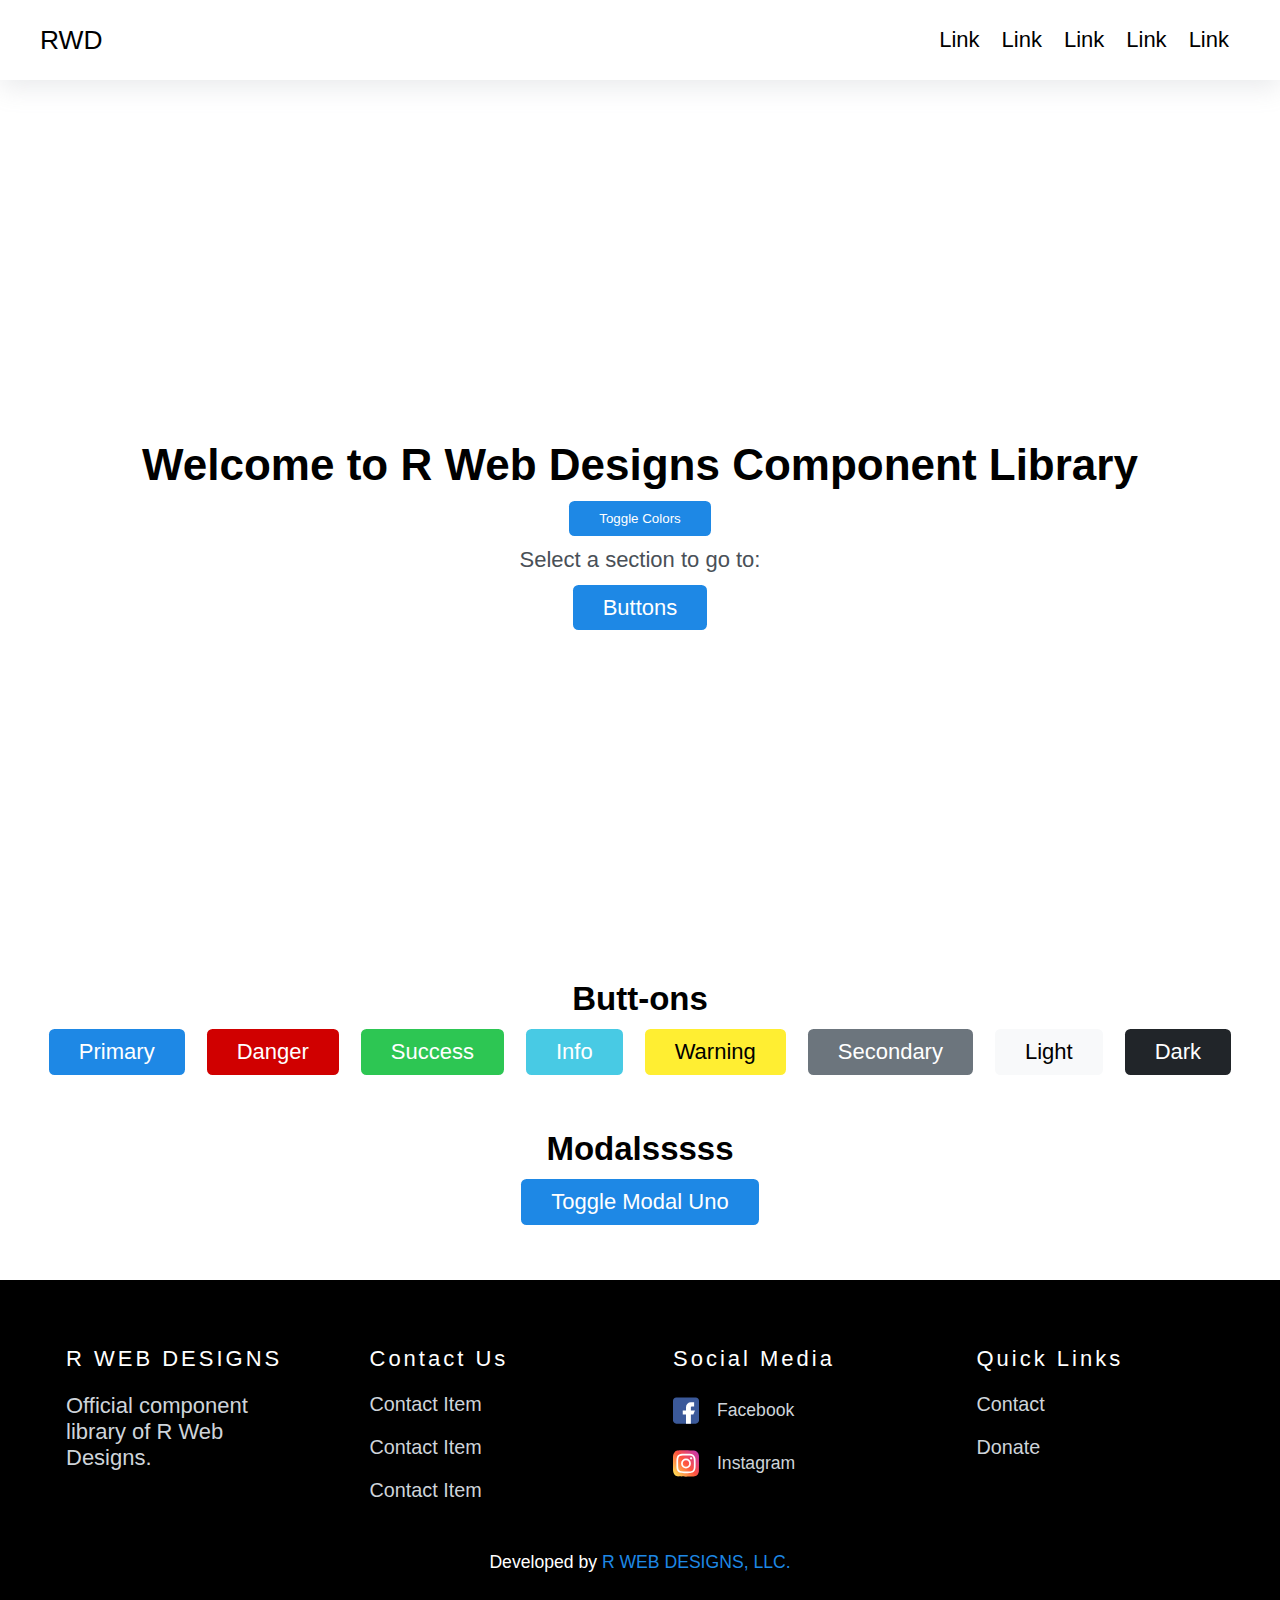
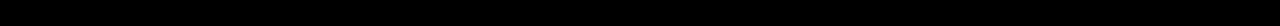
<file: index.html>
<!DOCTYPE html>
<html lang="en">

<head>
    <!-- Standard -->
    <meta charset="UTF-8">
    <meta name="viewport" content="width=device-width, initial-scale=1.0">
    <meta name="description" content="">
    <meta name="keywords" content="">
    <!-- Social Media -->
    <meta property="og:title" content="">
    <meta property="og:site_name" content="">
    <meta property="og:description" content="">
    <meta property="og:image" content="">
    <meta property="og:url" content="">
    <meta property='og:type' content="website">
    <link rel='canonical' href="">
    <!-- Favicon -->
    <link rel="icon" type='image/png' href="/assets/RLOGO1-01.svg">
    <!-- Styles -->
    <link href='scss/main.css' rel='stylesheet'>
    <!-- Fontshare Font -->
    <link href="https://api.fontshare.com/css?f[]=satoshi@400,500,700&display=swap" rel="stylesheet">
    <!-- Title -->
    <title>Starter Template</title>
</head>

<body>
    <!-- Navigation 1 Start -->
    <header>
        <nav>
            <div class='logo-wrapper'>
                <p>RWD</p>
            </div>
            <div class='navlinks-overlay'></div>
            <ul class="nav-links">
                <li class="nav-link"><a href="index.html">Link</a></li>
                <li class="nav-link"><a href="#">Link</a></li>
                <li class="nav-link"><a href="#">Link</a></li>
                <li class="nav-link"><a href="#">Link</a></li>
                <li class="nav-link"><a href="contact.html">Link</a></li>
            </ul>

            <button class="hamburger hamburger--squeeze" type="button" aria-label="Navigation Toggle"
                aria-controls="navigation">
                <span class="hamburger-box">
                    <span class="hamburger-inner"></span>
                </span>
            </button>
        </nav>
    </header>
    <!-- Navigation End -->
    <!-- Main Start -->
    <main>
        <!-- Modal Uno start -->
        <div class='modal-uno-base'>
            <div class='modal-overlay'></div>
            <div class='modal'>
                <div class='modal-header'>
                    <h2>Modal Title</h2>
                    <button id='close-modal-uno' class='btn btn-dark'>X</button>
                </div>
                <div class="modal-content">Ricky's an awesome guy, right?</div>
                <div class="modal-footer">
                    <button href='' class='btn btn-danger'>Close</button>
                    <button href='' class='btn btn-success'>Duh!</button>
                </div>
            </div>
        </div>
        <!-- Modal Uno end-->
        <!-- Landing Section Start -->
        <section id='landing'>
            <div>
                <h1>Welcome to R Web Designs Component Library</h1>
                <button class='btn theme-toggle'>Toggle Colors</button>
                <p>Select a section to go to:</p>
                <ul>
                    <li><a href='#buttons-section' class='btn btn-primary'>Buttons</a></li>
                </ul>
            </div>
        </section>
        <!-- Landing Section End -->
        <!-- Buttons Start -->
        <section id='section'>
            <h2>Butt-ons</h2>
            <div>
                <a class='btn btn-primary'>Primary</a>
                <a class='btn btn-danger'>Danger</a>
                <a class='btn btn-success'>Success</a>
                <a class='btn btn-info'>Info</a>
                <a class='btn btn-warning'>Warning</a>
                <a class='btn btn-secondary'>Secondary</a>
                <a class='btn btn-light'>Light</a>
                <a class='btn btn-dark'>Dark</a>
            </div>
        </section>
        <!-- Buttons End -->
        <!-- Modals -->
        <section id='section'>
            <h2>Modalsssss</h2>
            <div>
                <a class='btn btn-primary' id='modal-trigger-uno'>Toggle Modal Uno</a>
            </div>

        </section>
        <!-- Modals -->
        <!-- -->
        <section id=''>

        </section>
    </main>
    <!-- Main End -->
    <!-- FOOTER START -->
    <div class="footer">
        <div class='footer-container'>
            <div class='col'>
                <h2>R WEB DESIGNS</h2>
                <p>Official component library of R Web Designs.</p>
            </div>
            <div class='col contact'>
                <h2>Contact Us</h2>
                <ul>
                    <li>Contact Item</li>
                    <li>Contact Item</li>
                    <li>Contact Item</li>
                </ul>
            </div>
            <div class='col'>
                <h2>Social Media</h2>
                <div class='social-media'>
                    <a class='flex' href='/'><img src='assets/facebook.svg' class='standard-icon'
                            alt='icon'>Facebook</a>
                    <a class='flex' href='/'><img src='assets/instagram.svg' class='standard-icon'
                            alt='icon'>Instagram</a>
                </div>
            </div>
            <div class='col contact'>
                <h2>Quick Links</h2>
                <ul>
                    <li><a href='/'>Contact</a></li>
                    <li><a href='/'>Donate</a></li>
                </ul>
            </div>
        </div>
        <div class='site-credit'>
            <p>Developed by <span class='credit'><a href='https://rivaswebsites.com'>R WEB DESIGNS, LLC.</a></span></p>
        </div>
    </div>
    <!-- END OF FOOTER -->
    <!-- Scripts -->
    <script src='scripts/main.js'></script>
</body>

</html>
</file>
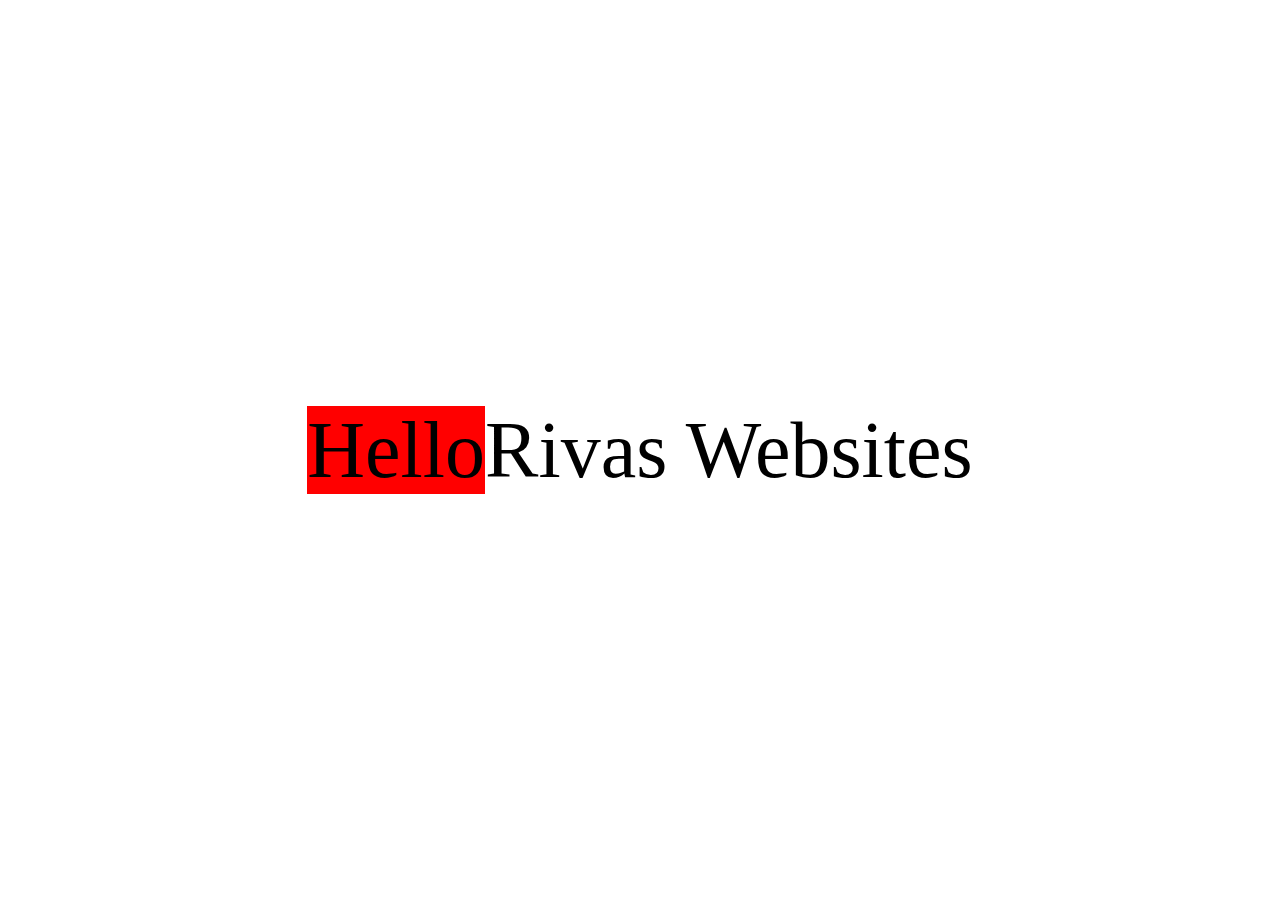
<file: Before:After Psuedo/index.html>
<!DOCTYPE html>
<html lang="en">
  <head>
    <meta charset="UTF-8" />
    <meta name="viewport" content="width=device-width, initial-scale=1.0" />
    <link href="main.css" rel="stylesheet" />
    <title>Before/After Pseudo Elements</title>
  </head>
  <body>
    <p>Rivas Websites</p>
  </body>
</html>
</file>
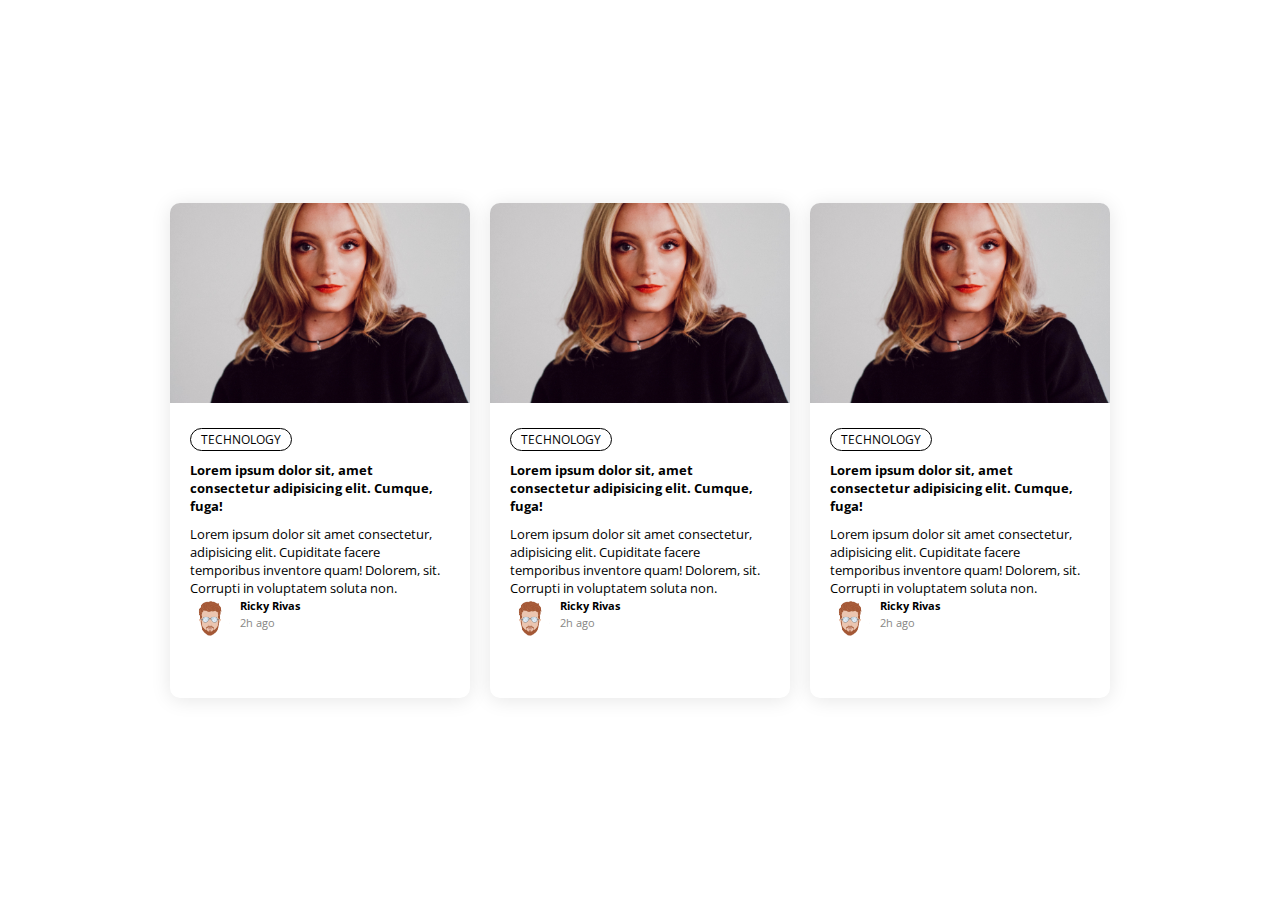
<file: Blog Card Concept #1/index.html>
<!DOCTYPE html>
<html lang="en">
  <head>
    <meta charset="UTF-8" />
    <meta http-equiv="X-UA-Compatible" content="IE=edge" />
    <link href="main.css" rel="stylesheet" />
    <meta name="viewport" content="width=device-width, initial-scale=1.0" />
    <link rel="preconnect" href="https://fonts.gstatic.com" />
    <link
      href="https://fonts.googleapis.com/css2?family=Open+Sans:wght@300&display=swap"
      rel="stylesheet"
    />
    <title>Document</title>
  </head>
  <body>
    <div class="container">
      <div class="card">
        <div class="card-header">
          <img alt="" src="images/anne-peres-plsF6obTgms-unsplash.jpg" />
        </div>
        <div class="card-body">
          <span class="tag tag-teal">Technology</span>
          <h4>
            Lorem ipsum dolor sit, amet consectetur adipisicing elit. Cumque,
            fuga!
          </h4>
          <p>
            Lorem ipsum dolor sit amet consectetur, adipisicing elit. Cupiditate
            facere temporibus inventore quam! Dolorem, sit. Corrupti in
            voluptatem soluta non.
          </p>
          <div class="user">
            <img src="images/14389 copy 2.jpg" />
            <div class="user-info">
              <h5>Ricky Rivas</h5>
              <small>2h ago</small>
            </div>
          </div>
        </div>
      </div>
      <div class="card">
        <div class="card-header">
          <img alt="" src="images/anne-peres-plsF6obTgms-unsplash.jpg" />
        </div>
        <div class="card-body">
          <span class="tag tag-teal">Technology</span>
          <h4>
            Lorem ipsum dolor sit, amet consectetur adipisicing elit. Cumque,
            fuga!
          </h4>
          <p>
            Lorem ipsum dolor sit amet consectetur, adipisicing elit. Cupiditate
            facere temporibus inventore quam! Dolorem, sit. Corrupti in
            voluptatem soluta non.
          </p>
          <div class="user">
            <img src="images/14389 copy 2.jpg" />
            <div class="user-info">
              <h5>Ricky Rivas</h5>
              <small>2h ago</small>
            </div>
          </div>
        </div>
      </div>
      <div class="card">
        <div class="card-header">
          <img alt="" src="images/anne-peres-plsF6obTgms-unsplash.jpg" />
        </div>
        <div class="card-body">
          <span class="tag tag-teal">Technology</span>
          <h4>
            Lorem ipsum dolor sit, amet consectetur adipisicing elit. Cumque,
            fuga!
          </h4>
          <p>
            Lorem ipsum dolor sit amet consectetur, adipisicing elit. Cupiditate
            facere temporibus inventore quam! Dolorem, sit. Corrupti in
            voluptatem soluta non.
          </p>
          <div class="user">
            <img src="images/14389 copy 2.jpg" />
            <div class="user-info">
              <h5>Ricky Rivas</h5>
              <small>2h ago</small>
            </div>
          </div>
        </div>
      </div>
    </div>
  </body>
</html>
</file>
<file: scss/main.css>
* {
  -webkit-box-sizing: border-box;
          box-sizing: border-box;
  margin: 0;
  padding: 0;
}

body {
  font-family: 'Satoshi', sans-serif;
}

html {
  font-size: 16px;
}

@media screen and (min-width: 320px) {
  html {
    font-size: calc(16px + 6 * ((100vw - 320px) / 680));
  }
}

@media screen and (min-width: 1000px) {
  html {
    font-size: 22px;
  }
}

.body-fixed {
  overflow: hidden;
}

@media (min-width: 0px) {
  body {
    overflow-x: hidden;
    position: relative;
  }
  .hamburger.hamburger--squeeze {
    display: block;
    -webkit-box-shadow: none;
            box-shadow: none;
    z-index: 100;
  }
  header {
    position: fixed;
    z-index: 5;
    width: 100vw;
    -webkit-box-shadow: rgba(149, 157, 165, 0.2) 0px 8px 24px;
            box-shadow: rgba(149, 157, 165, 0.2) 0px 8px 24px;
  }
  header .is-active {
    -webkit-box-shadow: rgba(0, 0, 0, 0.56) 0px 22px 70px 4px;
            box-shadow: rgba(0, 0, 0, 0.56) 0px 22px 70px 4px;
    z-index: 100;
  }
  header nav {
    display: -webkit-box;
    display: -ms-flexbox;
    display: flex;
    -webkit-box-pack: justify;
        -ms-flex-pack: justify;
            justify-content: space-between;
    -webkit-box-align: center;
        -ms-flex-align: center;
            align-items: center;
    background-color: transparent;
    -webkit-box-shadow: none;
            box-shadow: none;
    border: 0;
    padding: 0.5em;
    width: 100%;
    height: 8vh;
  }
  header nav p {
    color: black;
    font-size: 1.2em;
  }
  header nav .nav-links {
    margin: 0;
    position: fixed;
    z-index: 100;
    right: 0px;
    height: 100vh;
    width: 80%;
    top: 0;
    display: -webkit-box;
    display: -ms-flexbox;
    display: flex;
    -webkit-box-orient: vertical;
    -webkit-box-direction: normal;
        -ms-flex-direction: column;
            flex-direction: column;
    -webkit-box-pack: start;
        -ms-flex-pack: start;
            justify-content: flex-start;
    -webkit-box-align: center;
        -ms-flex-align: center;
            align-items: center;
    -webkit-transform: translateX(100%);
            transform: translateX(100%);
    -webkit-transition: -webkit-transform 0.3s ease-in;
    transition: -webkit-transform 0.3s ease-in;
    transition: transform 0.3s ease-in;
    transition: transform 0.3s ease-in, -webkit-transform 0.3s ease-in;
    background-color: white;
    list-style: none;
  }
  header nav .nav-links li {
    opacity: 1;
    padding: .5em 1em;
    text-align: center;
    width: 90%;
    font-weight: unset;
    display: -webkit-box;
    display: -ms-flexbox;
    display: flex;
    -webkit-box-pack: center;
        -ms-flex-pack: center;
            justify-content: center;
    -webkit-box-align: center;
        -ms-flex-align: center;
            align-items: center;
    font-size: 1.2em;
  }
  header nav .nav-links li a {
    color: black;
    text-decoration: none;
  }
  header nav .nav-links li:nth-child(1) {
    margin-top: 3em;
  }
  header nav .nav-links.is-active {
    -webkit-transform: translate(0%);
            transform: translate(0%);
  }
  @-webkit-keyframes navLinkFade {
    from {
      opacity: 0;
      -webkit-transform: translateX(50px);
              transform: translateX(50px);
    }
    to {
      opacity: 1;
      -webkit-transform: translateX(0px);
              transform: translateX(0px);
    }
  }
  @keyframes navLinkFade {
    from {
      opacity: 0;
      -webkit-transform: translateX(50px);
              transform: translateX(50px);
    }
    to {
      opacity: 1;
      -webkit-transform: translateX(0px);
              transform: translateX(0px);
    }
  }
}

@media (min-width: 768px) {
  body {
    overflow-x: hidden;
    position: relative;
  }
  .hamburger.hamburger--squeeze {
    display: block;
    -webkit-box-shadow: none;
            box-shadow: none;
    z-index: 100;
  }
  header {
    position: fixed;
    z-index: 5;
    width: 100vw;
    height: 80px;
    display: -webkit-box;
    display: -ms-flexbox;
    display: flex;
    -webkit-box-pack: center;
        -ms-flex-pack: center;
            justify-content: center;
    -webkit-box-align: center;
        -ms-flex-align: center;
            align-items: center;
  }
  header .is-active {
    -webkit-box-shadow: rgba(0, 0, 0, 0.56) 0px 22px 70px 4px;
            box-shadow: rgba(0, 0, 0, 0.56) 0px 22px 70px 4px;
    z-index: 100;
  }
  header nav {
    display: -webkit-box;
    display: -ms-flexbox;
    display: flex;
    -webkit-box-pack: justify;
        -ms-flex-pack: justify;
            justify-content: space-between;
    -webkit-box-align: center;
        -ms-flex-align: center;
            align-items: center;
    background-color: transparent;
    -webkit-box-shadow: none;
            box-shadow: none;
    border: 0;
    height: 8vh;
    padding: 0.5em;
    width: 100%;
  }
  header nav .nav-links {
    margin: 0;
    position: fixed;
    z-index: 100;
    right: 0px;
    height: 100vh;
    width: 80%;
    top: 0;
    display: -webkit-box;
    display: -ms-flexbox;
    display: flex;
    -webkit-box-orient: vertical;
    -webkit-box-direction: normal;
        -ms-flex-direction: column;
            flex-direction: column;
    -webkit-box-pack: start;
        -ms-flex-pack: start;
            justify-content: flex-start;
    -webkit-box-align: center;
        -ms-flex-align: center;
            align-items: center;
    -webkit-transform: translateX(100%);
            transform: translateX(100%);
    -webkit-transition: -webkit-transform 0.3s ease-in;
    transition: -webkit-transform 0.3s ease-in;
    transition: transform 0.3s ease-in;
    transition: transform 0.3s ease-in, -webkit-transform 0.3s ease-in;
    background-color: #000;
    list-style: none;
  }
  header nav .nav-links li {
    opacity: 1;
    padding: .5em 1em;
    text-align: right;
    width: 90%;
    font-weight: unset;
    display: -webkit-box;
    display: -ms-flexbox;
    display: flex;
    -webkit-box-pack: center;
        -ms-flex-pack: center;
            justify-content: center;
    -webkit-box-align: center;
        -ms-flex-align: center;
            align-items: center;
    font-size: 1.2em;
  }
  header nav .nav-links li a {
    color: black;
    text-decoration: none;
  }
  header nav .nav-links li:nth-child(1) {
    margin-top: 3em;
    border-bottom: 1px solid black;
  }
  header nav .nav-links.is-active {
    -webkit-transform: translate(0%);
            transform: translate(0%);
  }
}

@media (min-width: 1024px) {
  body {
    overflow-x: hidden;
    position: relative;
  }
  .hamburger.hamburger--squeeze {
    display: none;
    -webkit-box-shadow: none;
            box-shadow: none;
    z-index: 100;
  }
  header {
    z-index: 5;
    position: relative;
    z-index: 1000;
    display: -webkit-box;
    display: -ms-flexbox;
    display: flex;
    -webkit-box-pack: center;
        -ms-flex-pack: center;
            justify-content: center;
    -webkit-box-align: center;
        -ms-flex-align: center;
            align-items: center;
    height: 80px;
    width: 100vw;
  }
  header .is-active {
    -webkit-box-shadow: rgba(0, 0, 0, 0.56) 0px 22px 70px 4px;
            box-shadow: rgba(0, 0, 0, 0.56) 0px 22px 70px 4px;
    z-index: 100;
  }
  header nav {
    display: -webkit-box;
    display: -ms-flexbox;
    display: flex;
    -webkit-box-pack: justify;
        -ms-flex-pack: justify;
            justify-content: space-between;
    -webkit-box-align: center;
        -ms-flex-align: center;
            align-items: center;
    background-color: transparent;
    -webkit-box-shadow: none;
            box-shadow: none;
    border: 0;
    padding: 0 1em;
    width: 100%;
    z-index: 1000;
    height: 100%;
    max-width: 1200px;
    margin: auto;
  }
  header nav p {
    display: block;
    color: black;
    font-size: 1.2em;
  }
  header nav .nav-links {
    margin: 0;
    position: relative;
    z-index: 100;
    right: unset;
    height: auto;
    top: unset;
    display: -webkit-box;
    display: -ms-flexbox;
    display: flex;
    -webkit-box-orient: horizontal;
    -webkit-box-direction: normal;
        -ms-flex-direction: row;
            flex-direction: row;
    -webkit-box-pack: justify;
        -ms-flex-pack: justify;
            justify-content: space-between;
    -webkit-box-align: center;
        -ms-flex-align: center;
            align-items: center;
    -webkit-transform: unset;
            transform: unset;
    -webkit-transition: unset;
    transition: unset;
    background-color: transparent;
    list-style: none;
    width: auto;
  }
  header nav .nav-links li {
    opacity: 1;
    padding: .5em;
    text-align: right;
    width: 90%;
    font-weight: unset;
    display: -webkit-box;
    display: -ms-flexbox;
    display: flex;
    -webkit-box-pack: end;
        -ms-flex-pack: end;
            justify-content: flex-end;
    -webkit-box-align: end;
        -ms-flex-align: end;
            align-items: flex-end;
    font-size: 1em;
  }
  header nav .nav-links li a {
    color: black;
    text-decoration: none;
  }
  header nav .nav-links li a:hover {
    color: black;
    -webkit-transition: color .5s;
    transition: color .5s;
  }
  header nav .nav-links li:nth-child(1) {
    margin-top: 0em;
    border-bottom: none;
  }
  header nav .nav-links.is-active {
    -webkit-transform: translate(0%);
            transform: translate(0%);
  }
}

@media (min-width: 1200px) {
  body {
    overflow-x: hidden;
    position: relative;
  }
  .hamburger.hamburger--squeeze {
    display: none;
    -webkit-box-shadow: none;
            box-shadow: none;
    z-index: 100;
  }
  header {
    z-index: 5;
    position: relative;
    z-index: 1000;
    display: -webkit-box;
    display: -ms-flexbox;
    display: flex;
    -webkit-box-pack: center;
        -ms-flex-pack: center;
            justify-content: center;
    -webkit-box-align: center;
        -ms-flex-align: center;
            align-items: center;
    height: 80px;
    width: 100vw;
  }
  header .is-active {
    -webkit-box-shadow: rgba(0, 0, 0, 0.56) 0px 22px 70px 4px;
            box-shadow: rgba(0, 0, 0, 0.56) 0px 22px 70px 4px;
    z-index: 100;
  }
  header nav {
    display: -webkit-box;
    display: -ms-flexbox;
    display: flex;
    -webkit-box-pack: justify;
        -ms-flex-pack: justify;
            justify-content: space-between;
    -webkit-box-align: center;
        -ms-flex-align: center;
            align-items: center;
    background-color: transparent;
    -webkit-box-shadow: none;
            box-shadow: none;
    border: 0;
    padding: 0;
    width: 100%;
    z-index: 1000;
    height: 100%;
    max-width: 1200px;
    margin: auto;
  }
  header nav .nav-links {
    margin: 0;
    position: relative;
    z-index: 100;
    right: unset;
    height: auto;
    top: unset;
    display: -webkit-box;
    display: -ms-flexbox;
    display: flex;
    -webkit-box-orient: horizontal;
    -webkit-box-direction: normal;
        -ms-flex-direction: row;
            flex-direction: row;
    -webkit-box-pack: justify;
        -ms-flex-pack: justify;
            justify-content: space-between;
    -webkit-box-align: center;
        -ms-flex-align: center;
            align-items: center;
    -webkit-transform: unset;
            transform: unset;
    -webkit-transition: unset;
    transition: unset;
    background-color: transparent;
    list-style: none;
    width: auto;
  }
  header nav .nav-links li {
    opacity: 1;
    padding: .5em;
    text-align: right;
    width: 90%;
    font-weight: unset;
    display: -webkit-box;
    display: -ms-flexbox;
    display: flex;
    -webkit-box-pack: end;
        -ms-flex-pack: end;
            justify-content: flex-end;
    -webkit-box-align: end;
        -ms-flex-align: end;
            align-items: flex-end;
    font-size: 1em;
  }
  header nav .nav-links li a {
    color: black;
    text-decoration: none;
  }
  header nav .nav-links li:nth-child(1) {
    margin-top: 0em;
  }
  header nav .nav-links.is-active {
    -webkit-transform: translate(0%);
            transform: translate(0%);
  }
}

/* burger css */
.hamburger {
  display: inline-block;
  cursor: pointer;
  -webkit-transition-property: opacity, -webkit-filter;
  transition-property: opacity, -webkit-filter;
  transition-property: opacity, filter;
  transition-property: opacity, filter, -webkit-filter;
  -webkit-transition-duration: 0.15s;
          transition-duration: 0.15s;
  -webkit-transition-timing-function: linear;
          transition-timing-function: linear;
  font: inherit;
  color: inherit;
  text-transform: none;
  background-color: #000;
  border: 0;
  margin: 0;
  overflow: visible;
  outline: none;
}

.hamburger:hover {
  opacity: 0.7;
}

.hamburger.is-active:hover {
  opacity: 0.7;
}

.hamburger.is-active .hamburger-inner,
.hamburger.is-active .hamburger-inner::before,
.hamburger.is-active .hamburger-inner::after {
  background-color: black;
}

.hamburger-box {
  width: 50px;
  height: 35px;
  display: -webkit-box;
  display: -ms-flexbox;
  display: flex;
  -webkit-box-pack: center;
      -ms-flex-pack: center;
          justify-content: center;
  -webkit-box-align: center;
      -ms-flex-align: center;
          align-items: center;
  position: relative;
  background-color: #fff;
}

.hamburger-inner {
  display: block;
  top: 50%;
  margin-top: -2px;
}

.hamburger-inner,
.hamburger-inner::before,
.hamburger-inner::after {
  width: 40px;
  height: 3px;
  background-color: black;
  border-radius: 4px;
  position: absolute;
  -webkit-transition-property: -webkit-transform;
  transition-property: -webkit-transform;
  transition-property: transform;
  transition-property: transform, -webkit-transform;
  -webkit-transition-duration: 0.15s;
          transition-duration: 0.15s;
  -webkit-transition-timing-function: ease;
          transition-timing-function: ease;
}

.hamburger-inner::before,
.hamburger-inner::after {
  content: "";
  display: block;
}

.hamburger-inner::before {
  top: -10px;
}

.hamburger-inner::after {
  bottom: -10px;
}

/*
   * Squeeze
   */
.hamburger--squeeze .hamburger-inner {
  -webkit-transition-duration: 0.075s;
          transition-duration: 0.075s;
  -webkit-transition-timing-function: cubic-bezier(0.55, 0.055, 0.675, 0.19);
          transition-timing-function: cubic-bezier(0.55, 0.055, 0.675, 0.19);
}

.hamburger--squeeze .hamburger-inner::before {
  -webkit-transition: top 0.075s 0.12s ease, opacity 0.075s ease;
  transition: top 0.075s 0.12s ease, opacity 0.075s ease;
}

.hamburger--squeeze .hamburger-inner::after {
  -webkit-transition: bottom 0.075s 0.12s ease, -webkit-transform 0.075s cubic-bezier(0.55, 0.055, 0.675, 0.19);
  transition: bottom 0.075s 0.12s ease, -webkit-transform 0.075s cubic-bezier(0.55, 0.055, 0.675, 0.19);
  transition: bottom 0.075s 0.12s ease, transform 0.075s cubic-bezier(0.55, 0.055, 0.675, 0.19);
  transition: bottom 0.075s 0.12s ease, transform 0.075s cubic-bezier(0.55, 0.055, 0.675, 0.19), -webkit-transform 0.075s cubic-bezier(0.55, 0.055, 0.675, 0.19);
}

.hamburger--squeeze.is-active .hamburger-inner {
  -webkit-transform: rotate(45deg);
          transform: rotate(45deg);
  -webkit-transition-delay: 0.12s;
          transition-delay: 0.12s;
  -webkit-transition-timing-function: cubic-bezier(0.215, 0.61, 0.355, 1);
          transition-timing-function: cubic-bezier(0.215, 0.61, 0.355, 1);
}

.hamburger--squeeze.is-active .hamburger-inner::before {
  top: 0;
  opacity: 0;
  -webkit-transition: top 0.075s ease, opacity 0.075s 0.12s ease;
  transition: top 0.075s ease, opacity 0.075s 0.12s ease;
}

.hamburger--squeeze.is-active .hamburger-inner::after {
  bottom: 0;
  -webkit-transform: rotate(-90deg);
          transform: rotate(-90deg);
  -webkit-transition: bottom 0.075s ease, -webkit-transform 0.075s 0.12s cubic-bezier(0.215, 0.61, 0.355, 1);
  transition: bottom 0.075s ease, -webkit-transform 0.075s 0.12s cubic-bezier(0.215, 0.61, 0.355, 1);
  transition: bottom 0.075s ease, transform 0.075s 0.12s cubic-bezier(0.215, 0.61, 0.355, 1);
  transition: bottom 0.075s ease, transform 0.075s 0.12s cubic-bezier(0.215, 0.61, 0.355, 1), -webkit-transform 0.075s 0.12s cubic-bezier(0.215, 0.61, 0.355, 1);
}

@media (min-width: 0px) {
  .footer {
    position: relative;
    width: 100vw;
    padding: 2em;
    background-color: black;
    z-index: 9999;
  }
  .footer .footer-container {
    display: -webkit-box;
    display: -ms-flexbox;
    display: flex;
    -ms-flex-pack: distribute;
        justify-content: space-around;
    -webkit-box-align: start;
        -ms-flex-align: start;
            align-items: flex-start;
    -webkit-box-orient: vertical;
    -webkit-box-direction: normal;
        -ms-flex-direction: column;
            flex-direction: column;
    -ms-flex-wrap: wrap;
        flex-wrap: wrap;
    width: 100%;
    max-width: 1200px;
    height: 100%;
  }
  .footer a {
    color: #ced4da;
    text-decoration: none;
  }
  .footer a:hover {
    color: white;
  }
  .footer .col {
    text-align: left;
    margin-bottom: 3em;
    font-weight: 100;
  }
  .footer .col .logo-footer {
    width: 80px;
    height: 80px;
  }
  .footer .col h2 {
    margin-bottom: .5em;
    font-size: 1.2em;
    letter-spacing: 3px;
    font-weight: lighter;
    color: white;
    padding-bottom: 10px;
  }
  .footer .col p {
    color: #ced4da;
  }
  .footer .col ul {
    list-style: none;
    width: 100%;
  }
  .footer .col ul li {
    color: #ced4da;
    font-size: .9em;
    margin-bottom: .5em;
    cursor: pointer;
  }
  .footer .col ul li:hover {
    color: white;
  }
  .footer .social-media {
    display: -webkit-box;
    display: -ms-flexbox;
    display: flex;
    -webkit-box-pack: center;
        -ms-flex-pack: center;
            justify-content: center;
    -webkit-box-align: start;
        -ms-flex-align: start;
            align-items: flex-start;
    color: #ced4da;
    -webkit-box-orient: vertical;
    -webkit-box-direction: normal;
        -ms-flex-direction: column;
            flex-direction: column;
  }
  .footer .social-media .flex {
    display: -webkit-box;
    display: -ms-flexbox;
    display: flex;
    -webkit-box-pack: center;
        -ms-flex-pack: center;
            justify-content: center;
    -webkit-box-align: center;
        -ms-flex-align: center;
            align-items: center;
    margin-bottom: 1em;
    color: #ced4da;
  }
  .footer .social-media a {
    display: -webkit-box;
    display: -ms-flexbox;
    display: flex;
    -webkit-box-pack: center;
        -ms-flex-pack: center;
            justify-content: center;
    -webkit-box-align: center;
        -ms-flex-align: center;
            align-items: center;
    font-size: .8em;
  }
  .footer .social-media a:hover {
    color: white;
  }
  .footer .site-credit {
    margin: .5em 0;
    width: 100%;
    color: white;
    text-align: center;
    font-weight: 100;
    font-size: .8em;
  }
  .footer .site-credit a {
    text-decoration: none;
    color: currentColor;
    cursor: pointer;
  }
  .footer .site-credit .credit {
    text-transform: uppercase;
    color: #1e88e5;
  }
}

@media (min-width: 768px) {
  .footer {
    width: 100vw;
    padding: 2em 1em;
    background-color: black;
  }
  .footer .footer-container {
    display: -ms-grid;
    display: grid;
    grid-gap: 1em;
    width: -webkit-max-content;
    width: -moz-max-content;
    width: max-content;
    max-width: unset;
    height: 100%;
    margin: auto;
  }
  .footer .logo-footer {
    width: 80px;
    height: 80px;
    margin-bottom: .5em;
  }
  .footer .social-media {
    width: -webkit-max-content;
    width: -moz-max-content;
    width: max-content;
  }
  .footer .col {
    width: 100%;
    text-align: left;
    margin: 1em 0;
    height: 100%;
  }
  .footer .col h2 {
    margin-bottom: .5em;
    font-size: 1em;
    letter-spacing: 3px;
  }
  .footer .col ul {
    list-style: none;
    width: 100%;
    text-align: left;
  }
  .footer .col ul li {
    color: #ced4da;
    font-size: .9em;
    margin-bottom: .5em;
  }
}

@media (min-width: 1000px) {
  .footer {
    width: 100vw;
    padding: 2em;
    background-color: black;
  }
  .footer .footer-container {
    display: -ms-grid;
    display: grid;
    -ms-grid-rows: auto;
        grid-template-rows: auto;
    -ms-grid-columns: 1fr 1fr 1fr 1fr;
        grid-template-columns: 1fr 1fr 1fr 1fr;
    place-items: center;
    grid-gap: 1em;
    width: 100%;
    height: 100%;
    margin: auto;
    max-width: 1200px;
  }
  .footer .col {
    text-align: left;
    margin: 0;
    -webkit-box-pack: start;
        -ms-flex-pack: start;
            justify-content: flex-start;
    display: -webkit-box;
    display: -ms-flexbox;
    display: flex;
    -webkit-box-align: start;
        -ms-flex-align: start;
            align-items: flex-start;
    -webkit-box-orient: vertical;
    -webkit-box-direction: normal;
        -ms-flex-direction: column;
            flex-direction: column;
    height: 100%;
    padding: 1em;
    text-align: center;
  }
  .footer .col h2 {
    margin-bottom: .5em;
    font-size: 1em;
    letter-spacing: 3px;
    text-align: left;
  }
  .footer .col p {
    text-align: left;
  }
  .footer .col .social-media {
    display: -webkit-box;
    display: -ms-flexbox;
    display: flex;
    -webkit-box-pack: justify;
        -ms-flex-pack: justify;
            justify-content: space-between;
    -webkit-box-align: start;
        -ms-flex-align: start;
            align-items: flex-start;
  }
  .footer .col .social-media img {
    width: 1.5em;
  }
  .footer .col .flex {
    display: -webkit-box;
    display: -ms-flexbox;
    display: flex;
    -webkit-box-pack: center;
        -ms-flex-pack: center;
            justify-content: center;
    -webkit-box-align: center;
        -ms-flex-align: center;
            align-items: center;
    color: #ced4da;
    margin-right: 1em;
  }
  .footer .col ul {
    list-style: none;
    width: -webkit-max-content;
    width: -moz-max-content;
    width: max-content;
    text-align: left;
  }
  .footer .col ul li {
    color: #ced4da;
    font-size: .9em;
    margin-bottom: 1em;
  }
  .footer .col ul li:hover {
    color: white;
  }
}

.btn {
  cursor: pointer;
  padding: 10px 30px;
  background-color: #1e88e5;
  border: 0;
  color: white;
  text-decoration: none;
  margin: 0.5rem;
  border-radius: 0.25rem;
}

.btn:hover {
  opacity: .8;
}

.btn-primary {
  background-color: #1e88e5;
}

.btn-success {
  background-color: #2dc653;
}

.btn-danger {
  background-color: #d00000;
}

.btn-info {
  background-color: #48cae4;
}

.btn-warning {
  background-color: #ffee32;
  color: black;
}

.btn-secondary {
  background-color: #6c757d;
}

.btn-dark {
  background-color: #212529;
}

.btn-light {
  background-color: #f8f9fa;
  color: black;
}

.standard-icon {
  width: 2em;
  height: 2em;
  margin-right: 1em;
}

body.dark-mode {
  color: white;
  background-color: black;
}

body.dark-mode .theme-toggle {
  color: white;
  background-color: grey;
}

@media (min-width: 0em) {
  .modal-uno-base {
    position: absolute;
    display: -webkit-box;
    display: -ms-flexbox;
    display: flex;
    -webkit-box-pack: center;
        -ms-flex-pack: center;
            justify-content: center;
    -webkit-box-align: center;
        -ms-flex-align: center;
            align-items: center;
    width: 100%;
    height: 100%;
  }
  .modal-uno-base .modal-overlay {
    position: absolute;
    height: 100%;
    width: 100%;
    background-color: rgba(0, 0, 0, 0.7);
    z-index: 777;
  }
  .modal-uno-base .modal {
    position: fixed;
    top: 50%;
    left: 50%;
    -webkit-transform: translate(-50%, -50%);
            transform: translate(-50%, -50%);
    width: 95%;
    height: 250px;
    max-width: 500px;
    background-color: white;
    display: -ms-grid;
    display: grid;
    -ms-grid-rows: 1fr 1fr 1fr;
        grid-template-rows: 1fr 1fr 1fr;
    z-index: 778;
    border-radius: 0.25rem;
    place-items: center;
  }
  .modal-uno-base .modal .modal-header {
    display: -webkit-box;
    display: -ms-flexbox;
    display: flex;
    -webkit-box-pack: justify;
        -ms-flex-pack: justify;
            justify-content: space-between;
    -webkit-box-align: center;
        -ms-flex-align: center;
            align-items: center;
    width: 100%;
    padding: 0.5rem;
    background-color: #f8f9fa;
  }
  .modal-uno-base .modal .modal-header #close-modal-uno {
    width: -webkit-max-content;
    width: -moz-max-content;
    width: max-content;
    padding: 0.5rem;
  }
  .modal-uno-base .modal .modal-content {
    width: 100%;
    display: -webkit-box;
    display: -ms-flexbox;
    display: flex;
    -webkit-box-pack: center;
        -ms-flex-pack: center;
            justify-content: center;
    -webkit-box-align: center;
        -ms-flex-align: center;
            align-items: center;
    padding: 0 0.5rem;
  }
  .modal-uno-base .modal .modal-footer {
    width: 100%;
    display: -webkit-box;
    display: -ms-flexbox;
    display: flex;
    -webkit-box-pack: center;
        -ms-flex-pack: center;
            justify-content: center;
    -webkit-box-align: center;
        -ms-flex-align: center;
            align-items: center;
    padding: 0.5rem 0;
    background-color: #f8f9fa;
  }
}

@media (min-width: 0em) {
  #landing {
    height: 100vh;
    display: -webkit-box;
    display: -ms-flexbox;
    display: flex;
    -webkit-box-pack: center;
        -ms-flex-pack: center;
            justify-content: center;
    -webkit-box-align: center;
        -ms-flex-align: center;
            align-items: center;
  }
  #landing > div {
    display: -webkit-box;
    display: -ms-flexbox;
    display: flex;
    -webkit-box-pack: center;
        -ms-flex-pack: center;
            justify-content: center;
    -webkit-box-align: center;
        -ms-flex-align: center;
            align-items: center;
    -webkit-box-orient: vertical;
    -webkit-box-direction: normal;
        -ms-flex-direction: column;
            flex-direction: column;
    text-align: center;
  }
  #landing > div p {
    margin-bottom: 1rem;
    color: #495057;
  }
  #landing > div ul {
    list-style: none;
  }
  #section {
    position: relative;
    width: 100%;
    display: -webkit-box;
    display: -ms-flexbox;
    display: flex;
    -webkit-box-pack: center;
        -ms-flex-pack: center;
            justify-content: center;
    -webkit-box-align: center;
        -ms-flex-align: center;
            align-items: center;
    -webkit-box-orient: vertical;
    -webkit-box-direction: normal;
        -ms-flex-direction: column;
            flex-direction: column;
    margin-bottom: 2rem;
  }
  #section > div {
    display: -webkit-box;
    display: -ms-flexbox;
    display: flex;
    -webkit-box-pack: center;
        -ms-flex-pack: center;
            justify-content: center;
    -webkit-box-align: center;
        -ms-flex-align: center;
            align-items: center;
    -ms-flex-wrap: wrap;
        flex-wrap: wrap;
  }
}
/*# sourceMappingURL=main.css.map */
</file>
<file: Before:After Psuedo/main.css>
* {
  margin: 0;
  padding: 0;
  -webkit-box-sizing: border-box;
          box-sizing: border-box;
}

body {
  height: 100vh;
  display: -webkit-box;
  display: -ms-flexbox;
  display: flex;
  -webkit-box-pack: center;
      -ms-flex-pack: center;
          justify-content: center;
  -webkit-box-align: center;
      -ms-flex-align: center;
          align-items: center;
  font-size: 5rem;
}

p::before {
  content: "Hello";
  background-color: red;
}
/*# sourceMappingURL=main.css.map */
</file>
<file: Blog Card Concept #1/main.css>
* {
  margin: 0;
  padding: 0;
  -webkit-box-sizing: border-box;
          box-sizing: border-box;
  font-family: "Open Sans", sans-serif;
}

body {
  display: -webkit-box;
  display: -ms-flexbox;
  display: flex;
  -webkit-box-pack: center;
      -ms-flex-pack: center;
          justify-content: center;
  -webkit-box-align: center;
      -ms-flex-align: center;
          align-items: center;
  height: 100vh;
}

.container {
  display: -ms-grid;
  display: grid;
  -ms-grid-columns: 1fr 1fr 1fr;
      grid-template-columns: 1fr 1fr 1fr;
  width: 940px;
  gap: 20px;
  margin: auto;
}

.card {
  background-color: #fff;
  border-radius: 10px;
  -webkit-box-shadow: 0 2px 20px rgba(0, 0, 0, 0.1);
          box-shadow: 0 2px 20px rgba(0, 0, 0, 0.1);
  overflow: hidden;
  width: 300px;
}

.card-body {
  display: -webkit-box;
  display: -ms-flexbox;
  display: flex;
  -webkit-box-orient: vertical;
  -webkit-box-direction: normal;
      -ms-flex-direction: column;
          flex-direction: column;
  -webkit-box-align: start;
      -ms-flex-align: start;
          align-items: start;
  padding: 20px;
  min-height: 250px;
}

.card-header img {
  width: 100%;
  height: 200px;
  -o-object-fit: cover;
     object-fit: cover;
}

.tag {
  background-color: #fff;
  border-radius: 50px;
  font-size: 12px;
  margin: 0;
  color: #000;
  border: 1px solid #000;
  padding: 2px 10px;
  text-transform: uppercase;
}

.card-body h4 {
  margin: 10px 0;
}

.card-body {
  font-size: 13px;
  margin: 0 0 40px;
}

.user {
  display: -webkit-box;
  display: -ms-flexbox;
  display: flex;
  margin-top: auto;
}

.user img {
  width: 40px;
  height: 40px;
  border-radius: 50%;
  margin-right: 10px;
}

.user-info h5 {
  margin: 0;
}

.user-info small {
  color: #888785;
}

@media (max-width: 940px) {
  .container {
    -ms-grid-columns: 1fr;
        grid-template-columns: 1fr;
    justify-items: center;
  }
}
/*# sourceMappingURL=main.css.map */
</file>
